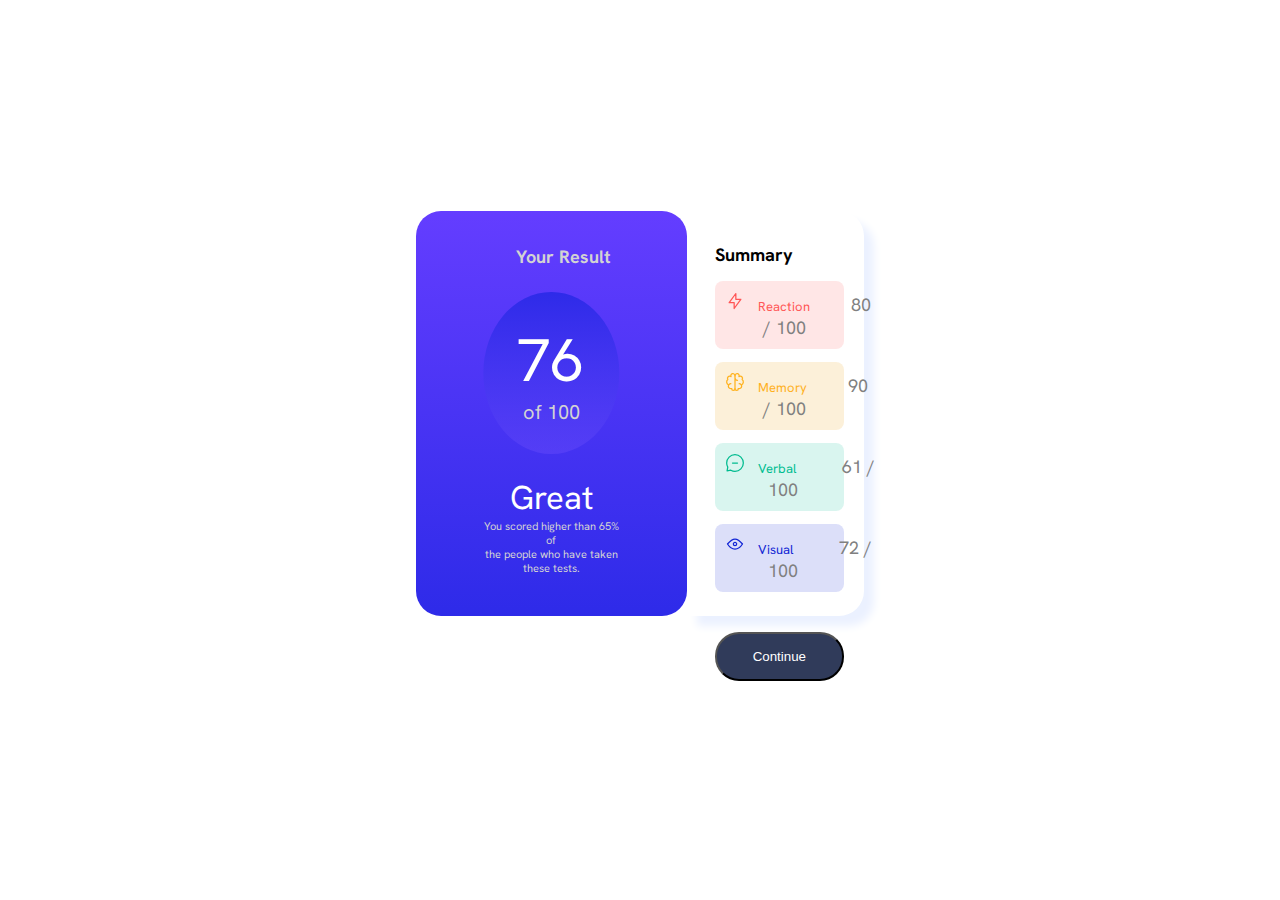
<file: index.html>
<!DOCTYPE html>
<html lang="en">

<head>
  <meta charset="UTF-8">
  <meta name="viewport" content="width=device-width, initial-scale=1.0">
  <link rel="icon" type="image/png" sizes="32x32" href="./assets/images/favicon-32x32.png">

  <title>Frontend Mentor | Results summary component</title>
  <link rel="stylesheet" href="style.css">
  <link href="https://fonts.googleapis.com/css2?family=Hanken+Grotesk:wght@500;700;800&display=swap" rel="stylesheet">
</head>

<body>
  <div class="container">

    <div class="card">

      <div class="result">
        <h1>Your Result</h1>

        <div class="score-section">
          <p class="score"><span id="percents">76</span><br>of 100</p>
        </div>

        <p class="score-comment"><span>Great</span><br>
          You scored higher than 65% of <br>the people who have taken these tests.</p>
      </div>

      <div class="summary">
        <h2>Summary</h2>

        <p class="reaction">
          <img src="./assets/images/icon-reaction.svg" alt="icon-reaction">
          Reaction <span>80 / 100</span>
        </p>
        
        <p class="memory"> <img src="./assets/images/icon-memory.svg" alt="icon-memory">
          Memory <span>90 / 100</span>
        </p>
        
        <p class="verbal"> <img src="./assets/images/icon-verbal.svg" alt="icon-verbal">
          Verbal <span>61 / 100</span>
        </p>
        
        <p class="visual"> <img src="./assets/images/icon-visual.svg" alt="icon-visual">
          Visual <span>72 / 100</span>
        </p>

        <button>Continue</button>
      </div>

    </div>
  </div>

</body>

</html>
</file>
<file: style.css>
body {
    font-family: Hanken Grotesk, sans-serif;
    font-size: 18px;
}

.container {
    display: flex;
    justify-content: center;
    align-items: center;
}

.card {
    background-color: hsl(0, 0%, 100%);
    display: flex;
    justify-content: center;
    align-items: center;
    height: 90vh;
    width: 35vw;
}

.result,
.summary {
    height: 50%;
    width: 50%;
    float: left;
    box-sizing: border-box;
    padding-right: 20px;
}

.result {
    width: 45vh;
    background: linear-gradient(to bottom, hsl(252, 100%, 62%), hsl(241, 81%, 54%));
    text-align: center;
    color: lightgray;
    border-radius: 25px;
    position: relative;
    padding-right: 50px;
}

p.score {
    color: lightgray;
    font-size: 20px;
}

h1 {
    font-size: 14px;
}

.result h1 {
    position: absolute;
    top: 1%;
    left: 37%;
    padding-top: 18px;
    font-size: 18px;
}

.score-section {
    width: 50%;
    height: 40%;
    background: linear-gradient(to top, rgba(121, 87, 255, 0.306), hsla(241, 81%, 54%));
    border-radius: 50%;
    display: flex;
    justify-content: center;
    align-items: center;
    color: #fff;
    place-items: center;
    position: absolute;
    top: 40%;
    left: 50%;
    transform: translate(-50%, -50%);
}

.score-comment {
    position: absolute;
    top: 75%;
    left: 50%;
    transform: translate(-50%, -50%);
    font-size: 11px;
}

h2 {
    padding-top: 1em;
    font-size: 18px;
}

span {
    font-size: 3em;
    color: hsl(0, 0%, 100%);
}

.summary {
    box-shadow: 10px 10px 8px hsl(221, 100%, 96%);
    padding-left: 28px;
    width: 20vw;
    border-bottom-right-radius: 25px;
    border-top-right-radius: 25px;
    background-color: white;
}

.reaction,
.memory,
.verbal,
.visual {
    background-color: rgba(255, 87, 87, 0.192);
    color: hsl(0, 100%, 67%);
    border-radius: 8px;
    padding: 10px;
}

.reaction,
.memory,
.verbal,
.visual,
p {
    font-size: small;
}

img {
    margin-right: 10px;
}

.reaction {
    background-color: hsla(0, 100%, 67%, 0.150);
}

.reaction span {
    font-size: 18px;
    position: relative;
    left: 35%;
    color: gray;
}

.memory {
    background-color: hsla(39, 100%, 46%, 0.150);
    color: hsl(39, 100%, 56%);
}

.memory span {
    font-size: 18px;
    position: relative;
    left: 35%;
    color: gray;
}

.verbal {
    background-color: hsla(166, 100%, 37%, 0.150);
    color: hsl(166, 100%, 37%);
}

.verbal span {
    font-size: 18px;
    position: relative;
    left: 40%;
    color: gray;
}

.visual {
    background-color: hsla(234, 85%, 45%, 0.150);
    color: hsl(234, 85%, 45%);
}

.visual span {
    font-size: 18px;
    position: relative;
    left: 40%;
    color: gray;
}

button {
    background-color: hsl(224, 30%, 27%);
    color: hsl(0, 0%, 100%);
    padding: 15px;
    margin-top: 2em;
    width: 100%;
    border-radius: 24px;
}

/* For screens smaller than 768px (e.g., smartphones) */
@media only screen and (max-width: 767px) {

    body {
        padding: 0;
        margin: auto;
    }

    .container {
        display: flex;
        justify-content: center;
    }
    .card {
        display: flex;
        flex-direction: column; /* Stack items vertically */
        align-items: stretch; /* Stretch items to full width */
        width: 100%;
    }

    h2 {
        margin-left: 20px;
    }

    .result,
    .summary {
        flex-direction: column; /* Stack items vertically */
        width: 100%; /* Occupy full width */
    }

    .result {
        margin: 0;
        padding: 0; /* No padding on mobile */
        margin-bottom: 10px; /* Add margin between result and summary */
        border-top-right-radius: 0;
        border-top-left-radius: 0;

    }

    .summary {
        padding-left: 0; /* No padding on mobile */
        display: flex;
        flex-direction: column;
        margin-bottom: 20px;
    }

    button {
        margin-bottom: auto;
    }
}

/* For screens between 768px and 1024px (e.g., tablets) */
@media only screen and (min-width: 768px) and (max-width: 1024px) {
    .card {
        width: 70vw;
    }

    .result {
        width: 60vw;
        padding-right: 10px;
    }

    .summary {
        width: 60vw;
        padding-left: 10px;
    }
}
</file>
